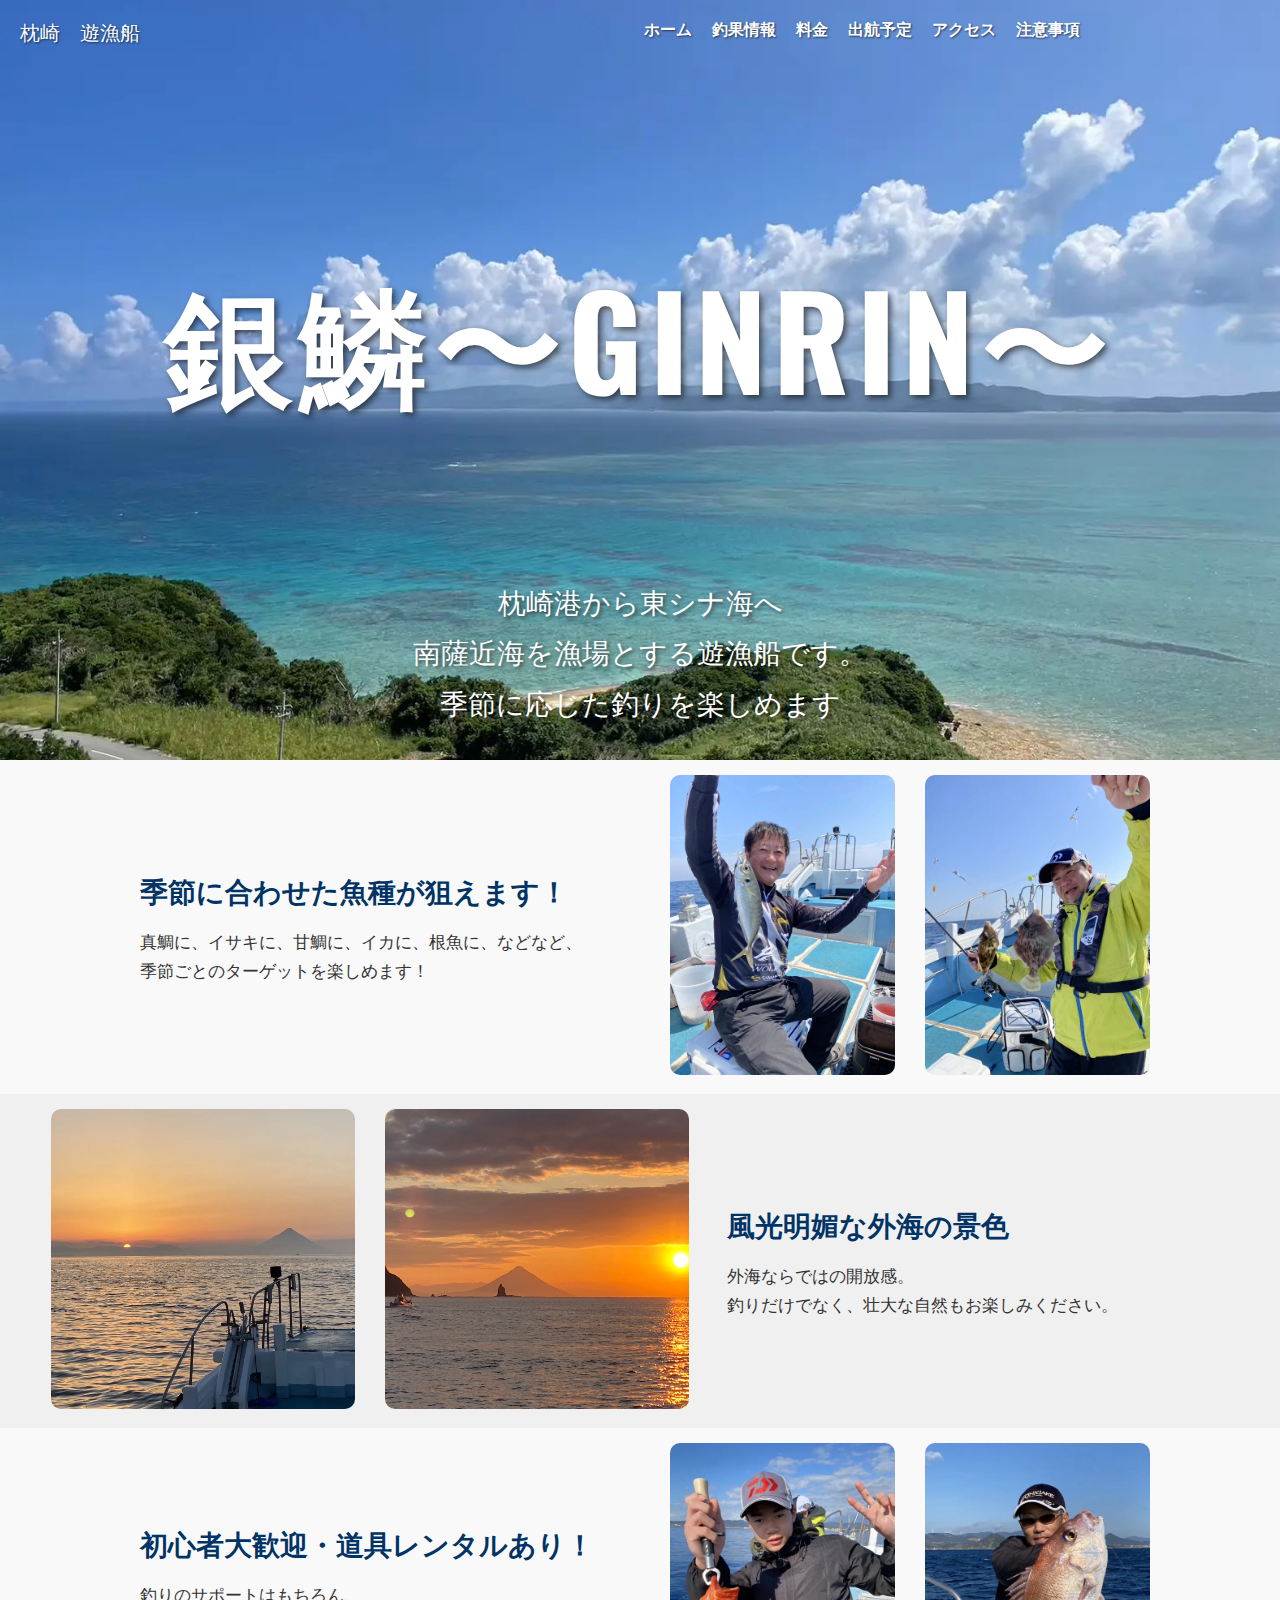
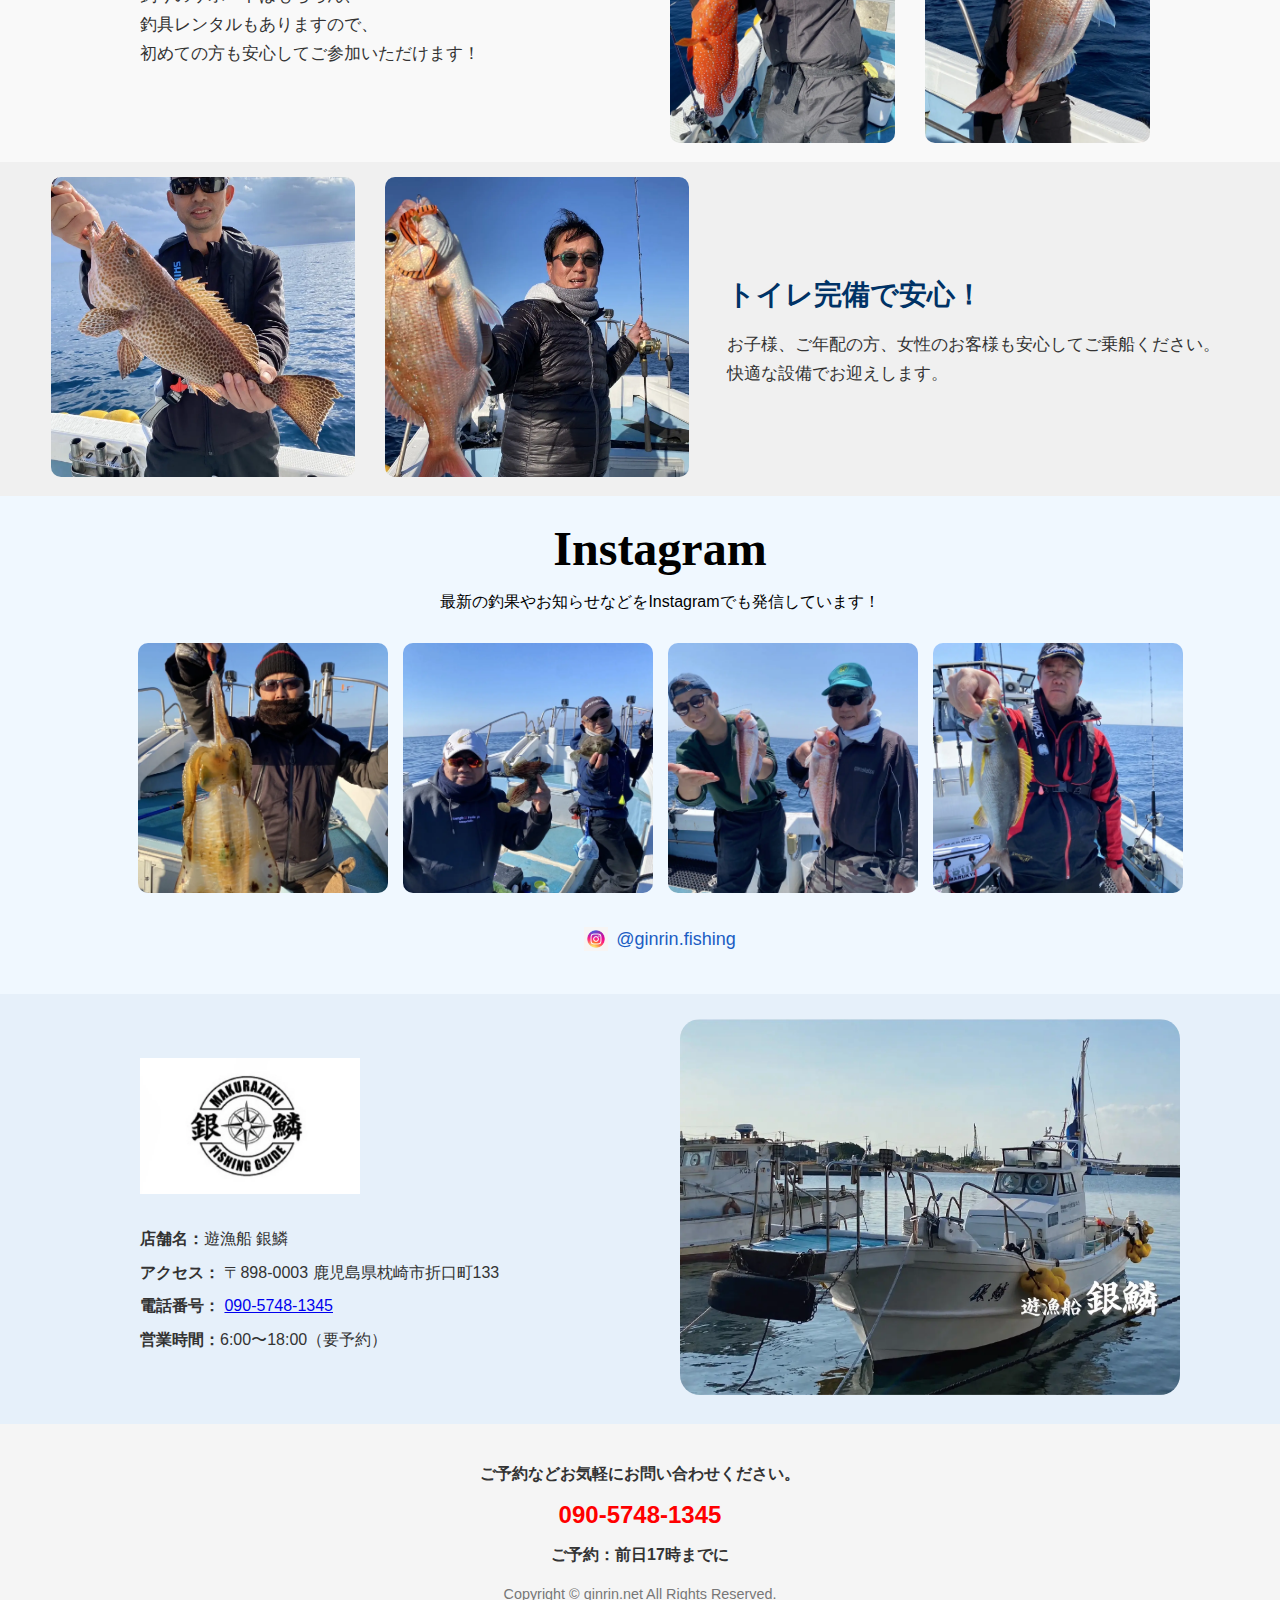
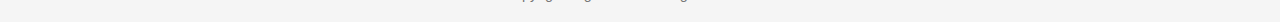
<file: index.html>
<!DOCTYPE html>
<html lang="ja">

<head>
    <meta charset="UTF-8" />
    <meta name="viewport" content="width=device-width, initial-scale=1.0" />
    <title>鹿児島・枕崎の遊漁船「銀鱗」 | 真鯛・イサキ釣りならGINRIN</title>
    <meta name="description"
        content="鹿児島県枕崎港から出航する遊漁船『銀鱗』。真鯛、イサキ、甘鯛、イカなど季節に応じた釣りが楽しめます。初心者・女性も安心の設備とサポートあり！ご予約・お問い合わせはお気軽にどうぞ。">
    <meta name="google-site-verification" content="cgBDJwZV7VLjpthtUUxRY_CXi6j8L3vBaPs5ZN9nEag" />
    <link rel="stylesheet" href="css/style.css" />
    <link href="https://fonts.googleapis.com/css2?family=Oswald:wght@700&display=swap" rel="stylesheet">
    <style>
        body {
            margin: 0;
            font-family: 'Hiragino Kaku Gothic ProN', sans-serif;
            background-color: #f9f9f9;
            color: #333;
        }

        .hero {
            position: relative;
            background: url('images/background.webp') center center/cover no-repeat;
            height: 80vh;
            display: flex;
            flex-direction: column;
            justify-content: center;
            align-items: center;
            color: #000;
            text-align: center;
            padding: 20px;
        }

        .hero .tagline {
            position: absolute;
            top: 20px;
            left: 20px;
            font-size: 20px;
            color: #fff;
            text-shadow: 1px 1px 2px rgba(0, 0, 0, 0.6);
        }

        .hero h1 {
            font-size: clamp(4rem, 10vw, 8rem);
            font-family: 'Oswald', sans-serif;
            font-weight: bold;
            letter-spacing: 0.05em;
            margin: -80px 0 0 0;
            text-shadow: 3px 3px 6px rgba(0, 0, 0, 0.6);
            color: white;
        }

        .hero .description {
            position: absolute;
            bottom: 30px;
            font-size: 28px;
            line-height: 1.8;
            color: white;
            text-shadow: 2px 2px 4px rgba(0, 0, 0, 0.6);
        }

        .section {
            display: flex;
            flex-wrap: wrap;
            align-items: center;
            justify-content: center;
            padding: 5px 20px;
        }

        .section:nth-of-type(even) {
            flex-direction: row-reverse;
            background: #f0f0f0;
        }

        .text-box {
            flex: 1 1 300px;
            max-width: 500px;
            padding: 5px 20px;
        }

        .text-box h2 {
            font-size: 28px;
            margin-bottom: 10px;
            font-weight: bold;
            color: #003366;
        }

        .text-box p {
            font-size: 17px;
            line-height: 1.7;
        }

        /* 画像スライダー用：slide 要素を追加 */


        .image-box.slider {
            display: flex;
            flex-wrap: wrap;
            justify-content: center;
            gap: 10px;
        }

        .image-box.slider .slide {
            flex: 1 1 45%;
            max-width: 45%;
            margin: 10px;
        }

        .image-box.slider .slide img {
            width: 100%;
            height: 300px;
            /* optional */
            object-fit: cover;
            border-radius: 10px;
        }


        .section-wrapper {
            max-width: 900px;
            margin: 0 auto;
            padding: 0 20px;
        }

        .instagram-section {
            background-color: #f0f8ff;
            text-align: center;
            padding: 25px 20px 20px;
        }

        .insta-title {
            font-family: 'Pacifico', cursive;
            font-size: 48px;
            color: black;
            margin: 0 0 10px;
        }

        .insta-description {
            font-size: 16px;
            color: black;
            margin-bottom: 30px;
        }

        .insta-images {
            display: flex;
            flex-wrap: nowrap;
            overflow-x: auto;
            gap: 15px;
            justify-content: center;
            margin-bottom: 30px;
        }

        .insta-images img {
            width: 250px;
            height: 250px;
            object-fit: cover;
            border-radius: 10px;
        }

        .insta-link {
            font-size: 18px;
            color: #005bbb;
            display: flex;
            align-items: center;
            justify-content: center;
            gap: 10px;
        }

        .insta-link a {
            display: inline-flex;
            align-items: center;
            text-decoration: none;
            color: #1a5dc3;
            font-weight: 500;
        }

        .insta-link img {
            width: 24px;
            height: 24px;
            margin-right: 8px;
        }

        .insta-icon {
            width: 24px;
            height: 24px;
        }

        .shop-info {
            background-color: #e6f0fa;
            padding: 30px 20px;
            width: 100%;
        }

        .shop-info-inner {
            display: flex;
            flex-wrap: wrap;
            gap: 40px;
            justify-content: center;
            align-items: center;
            max-width: 1200px;
            margin: 0 auto;
            padding: 0 20px;
        }

        .shop-left {
            max-width: 500px;
            text-align: left;
            width: 45%;
        }

        .shop-logo {
            width: 220px;
            margin-bottom: 20px;
        }

        .shop-details p {
            font-size: 16px;
            margin: 8px 0;
            line-height: 1.6;
        }

        .shop-right {
            max-width: 500px;
            width: 45%;
        }

        .shop-photo {
            width: 100%;
            max-width: 100%;
            border-radius: 20px;
            object-fit: cover;
        }

        @media (max-width: 767px) {

            /* スライダー全体を２カラム化 */
            .image-box.slider {
                flex-wrap: wrap;
                /* ラップさせる */
                justify-content: space-between;
            }

            /* 各スライド幅を48%に */
            .image-box.slider .slide {
                flex: 0 0 48%;
                max-width: 48%;
                margin: 0 0 10px;
                /* 下マージンだけ */
            }
        }

        @media (max-width: 767px) {
            .hero h1 {
                /* スマホでは最小1.5rem、理想は画面幅の8vw、最大でも6remまで */
                font-size: clamp(2.5rem, 12vw, 8rem);
                /* 行間をちょっと詰めて */
                letter-spacing: 0.02em;
                /* 上余白も少し減らして */
                margin: -60px 0 0;
            }

            .hero .description {
                /* 説明文も少し小さく */
                font-size: 1.4rem;
                bottom: 20px;
                line-height: 1.5;
            }
        }

        @media (max-width: 767px) {
            .hero {
                /* スマホでは背景の高さを画面の50%に */
                height: 40vh;
                /* 好きな位置を見せたいなら調整 */
                background-position: top center;
            }
        }

        @media (max-width: 767px) {

            /*— 横スクロール止め（応急） —*/
            html,
            body {
                overflow-x: hidden;
            }

            /*— shop-info のはみ出し対策 —*/
            .shop-info {
                /* padding を内包させる */
                box-sizing: border-box;
                /* 100% 幅を解除すると padding 分だけはみ出さない */
                width: auto;
                /* 既存の padding はそのまま */
                padding: 30px 20px;
            }

            /*— Instagram セクションの横スクロールを内部だけに —*/
            .insta-images {
                /* section-wrapper の幅に合わせる */
                width: 100%;
                max-width: 100%;
                /* 内部だけで横スクロール */
                overflow-x: auto;
            }
        }

        @media (max-width: 767px) {

            /* ——— テキスト切れを防ぐ ——— */
            .instagram-section .section-wrapper {
                /* 両端に余白を作ってテキストが見切れないように */
                padding: 0 16px;
            }

            .insta-description {
                /* 折り返し・改行を自然に */
                white-space: normal !important;
                overflow: visible !important;
                word-break: break-word;
                line-height: 1.6;
                margin-bottom: 20px;
            }

            /* ——— 画像を４枚すべてスクロールできるように ——— */
            .insta-images {
                /* 親要素での横スクロール */
                overflow-x: auto;
                -webkit-overflow-scrolling: touch;
                flex-wrap: nowrap !important;
                /* 折り返し禁止 */
                justify-content: flex-start;
                /* 左詰めに */
                padding-bottom: 10px;
                /* 下の余白 */
            }

            .insta-images>a {
                /* ひとつひとつを横並び固定幅に */
                flex: 0 0 auto !important;
                scroll-snap-align: start;
                /* スナップスクロールOK */
            }

            .insta-images {
                scroll-snap-type: x mandatory;
                /* タッチでひとつずつスナップ */
            }

            /* ——— ハンドル部分も改行させずにスクロール可能に ——— */
            .insta-link {
                white-space: nowrap;
                overflow-x: auto;
            }
        }

        /* デフォルトでは非表示 */
        .notice-mobile {
            display: none;
            padding: 20px 20px 10px;
            margin-top: 0px;
        }

        .notice-title {
            font-size: 24px;
            color: #d35400;
            margin-bottom: 10px;
        }

        .notice-list {
            list-style-type: disc;
            padding-left: 20px;
        }

        .notice-list li {
            margin-bottom: 10px;
            font-size: 16px;
            line-height: 1.6;
        }

        /* スマホでのみ表示 */
        @media screen and (max-width: 768px) {
            .notice-mobile {
                display: block;
            }

            /* スマホナビから「注意事項」リンクを非表示にする場合 */
            .bottom-nav a[href="notice.html"] {
                display: none;
            }
        }


        @media (max-width: 767px) {

            /* Instagram セクション全体の wrapper はそのまま */
            .instagram-section .section-wrapper {
                padding: 0 16px;
                /* 左16px／右16px */
                box-sizing: border-box;
            }

            /* 画像コンテナだけ左右を個別調整 */
            .insta-images {
                box-sizing: border-box;
                overflow-x: auto;
                display: flex;
                flex-wrap: nowrap;
                gap: 10px;
                -webkit-overflow-scrolling: touch;
            }

            /* ハンドル部分も同様に右だけ余白 */
            .insta-link {
                box-sizing: border-box;
                white-space: nowrap;
                overflow-x: auto;
            }
        }

        @media (max-width: 767px) {
            .instagram-section {
                padding: 25px 0 20px;
                /* 横パディングを 0 に */
            }

            .instagram-section .section-wrapper {
                padding: 0 16px;
                /* ここのみで左右余白を管理 */
            }

            .instagram-section .insta-images,
            .instagram-section .insta-link {
                padding: 0;
                /* 追加のパディングは不要に */
            }
        }
    </style>
</head>

<body class="home">
    <div id="site-nav"></div>

    <!-- Hero セクション -->
    <div class="hero">
        <div class="tagline">枕崎　遊漁船</div>
        <h1>銀鱗〜GINRIN〜</h1>
        <div class="description">
            枕崎港から東シナ海へ<br />
            南薩近海を漁場とする遊漁船です。<br />
            季節に応じた釣りを楽しめます
        </div>
    </div>

    <!-- “季節に合わせた魚種” セクション -->
    <div class="section">
        <div class="text-box">
            <h2>季節に合わせた魚種が狙えます！</h2>
            <p>真鯛に、イサキに、甘鯛に、イカに、根魚に、などなど、<br />季節ごとのターゲットを楽しめます！</p>
        </div>
        <div class="image-box slider">
            <div class="slide">
                <img src="images/fish1.webp" alt="魚種写真1">
            </div>
            <div class="slide">
                <img src="images/fish2.webp" alt="魚種写真2">
            </div>
        </div>
    </div>

    <!-- “風光明媚な外海の景色” セクション -->
    <div class="section">
        <div class="text-box">
            <h2>風光明媚な外海の景色</h2>
            <p>外海ならではの開放感。<br />釣りだけでなく、壮大な自然もお楽しみください。</p>
        </div>
        <div class="image-box slider">
            <div class="slide">
                <img src="images/fish3.webp" alt="景色写真1">
            </div>
            <div class="slide">
                <img src="images/fish4.webp" alt="景色写真2">
            </div>
        </div>
    </div>

    <!-- “初心者大歓迎・道具レンタルあり！” セクション -->
    <div class="section">
        <div class="text-box">
            <h2>初心者大歓迎・道具レンタルあり！</h2>
            <p>釣りのサポートはもちろん、<br />釣具レンタルもありますので、<br />初めての方も安心してご参加いただけます！</p>
        </div>
        <div class="image-box slider">
            <div class="slide">
                <img src="images/fish5.webp" alt="初心者写真1">
            </div>
            <div class="slide">
                <img src="images/fish6.webp" alt="初心者写真2">
            </div>
        </div>
    </div>

    <!-- “トイレ完備で安心！” セクション -->
    <div class="section">
        <div class="text-box">
            <h2>トイレ完備で安心！</h2>
            <p>お子様、ご年配の方、女性のお客様も安心してご乗船ください。<br />快適な設備でお迎えします。</p>
        </div>
        <div class="image-box slider">
            <div class="slide">
                <img src="images/fish7.webp" alt="設備写真1">
            </div>
            <div class="slide">
                <img src="images/fish8.webp" alt="設備写真2">
            </div>
        </div>
    </div>

    <!-- Instagram セクション -->
    <section class="instagram-section">
        <div class="section-wrapper">
            <h2 class="insta-title">Instagram</h2>
            <p class="insta-description">
                最新の釣果やお知らせなどをInstagramでも発信しています！
            </p>
            <div class="insta-images">
                <a href="https://www.instagram.com/yamasakitakehito/" target="_blank">
                    <img src="images/insta1.webp" alt="インスタ写真1">
                </a>
                <a href="https://www.instagram.com/yamasakitakehito/" target="_blank">
                    <img src="images/insta2.webp" alt="インスタ写真2">
                </a>
                <a href="https://www.instagram.com/yamasakitakehito/" target="_blank">
                    <img src="images/insta3.webp" alt="インスタ写真3">
                </a>
                <a href="https://www.instagram.com/yamasakitakehito/" target="_blank">
                    <img src="images/insta4.webp" alt="インスタ写真4">
                </a>
            </div>
            <p class="insta-link">
                <a href="https://www.instagram.com/yamasakitakehito/" target="_blank">
                    <img src="images/instagram-icon.webp" alt="Instagram" class="insta-icon" />
                    @ginrin.fishing
                </a>
            </p>
        </div>
    </section>

    <section class="shop-info">
        <div class="section-wrapper shop-info-inner">
            <div class="shop-left">
                <img src="images/default.webp" alt="ショップロゴ" class="shop-logo">
                <div class="shop-details">
                    <p><strong>店舗名：</strong>遊漁船 銀鱗</p>
                    <p>
                        <strong>アクセス：</strong>
                        <!-- 郵便番号だけ改行禁止 -->
                        <span class="no-wrap">〒898-0003</span>
                        <!-- ここから先は普通に折り返す -->
                        鹿児島県枕崎市折口町133
                    </p>
                    <p>
                        <strong>電話番号：</strong>
                        <!-- 電話番号全体を改行禁止 -->
                        <span class="no-wrap">
                            <a href="tel:09057481345">090-5748-1345</a>
                        </span>
                    </p>
                    <p><strong>営業時間：</strong>6:00〜18:00（要予約）</p>
                </div>
            </div>
            <div class="shop-right">
                <img src="images/ginrin.webp" alt="店舗外観" class="shop-photo">
            </div>
        </div>
    </section>

    <!-- スマホ専用の注意事項セクション -->
    <section class="notice-mobile">
        <div class="section-wrapper">
            <h2 class="notice-title">注意事項</h2>
            <ul class="notice-list">
                <li>救命胴衣は、必ず着用してください。（お持ちでない場合は、事前に船長にお伝えください。）</li>
                <li>船の走行中は、むやみに動き回らないでください。</li>
                <li>天候、その他船長の判断により、出航の中止や時間前の帰港となる場合がありますので、ご了承ください。</li>
                <li>ゴミは、海に捨てたり、船に放置したりせず、お持ち帰りください。</li>
                <li>ルール、マナーを守って、釣りを楽しむと共に、水産資源の保護と漁場の保全にご協力ください。</li>
            </ul>
        </div>
    </section>




    <div id="site-footer"></div>

    <script>
        fetch("nav.html")
            .then(res => res.text())
            .then(html => {
                document.getElementById("site-nav").innerHTML = html;
            });

        fetch("footer.html")
            .then(res => res.text())
            .then(html => {
                document.getElementById("site-footer").innerHTML = html;
            });
    </script>
</body>

</html>
</file>
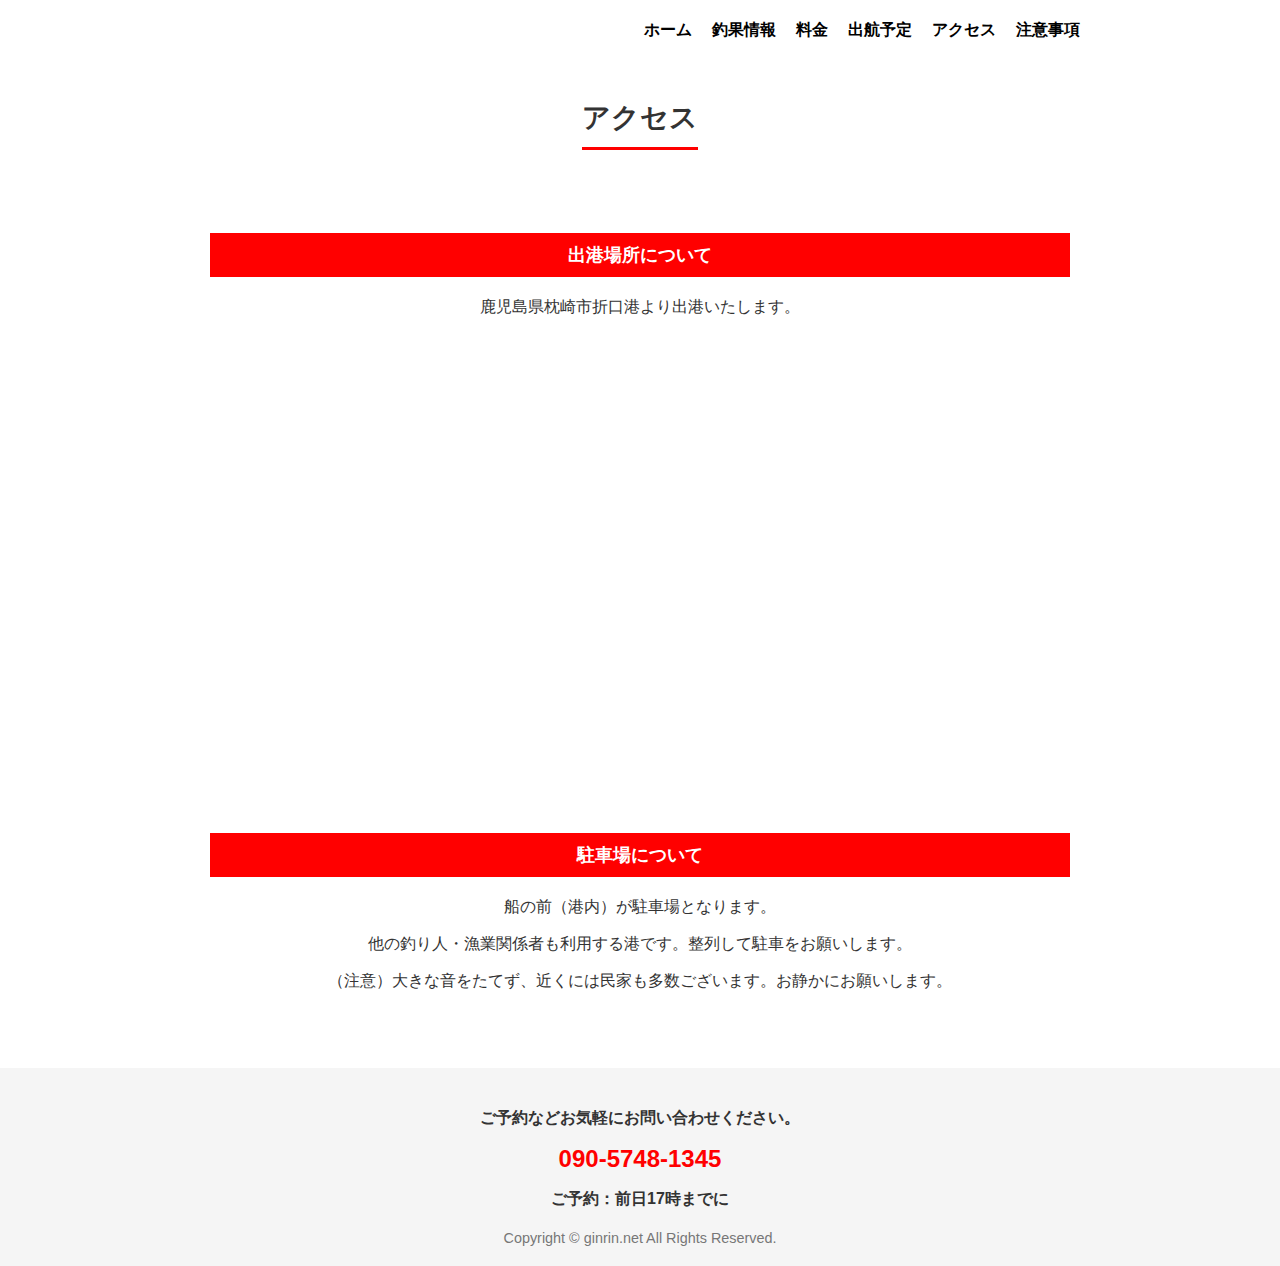
<file: access.html>
<!DOCTYPE html>
<html lang="ja">

<head>
    <meta charset="UTF-8" />
    <meta name="viewport" content="width=device-width, initial-scale=1.0" />
    <title>アクセス | GINRIN</title>
    <link rel="stylesheet" href="css/style.css" />
    <style>
        .access-section {
            max-width: 900px;
            margin: 40px auto;
            padding: 0 20px;
        }

        .map-container iframe {
            width: 100%;
            height: 400px;
            border: 0;
            border-radius: 6px;
            margin-bottom: 40px;
        }

        .blue-box {
            background-color: #0077cc;
            color: white;
            padding: 10px;
            font-size: 18px;
            margin: 0 0 20px;
        }
    </style>
</head>

<body>
    <!-- ナビゲーション -->
    <div id="site-nav"></div>

    <!-- ページタイトル -->
    <main class="access-section">
        <div class="subpage-title-wrapper">
            <h1 class="subpage-title">アクセス</h1>
        </div>

        <!-- 出港場所 -->
        <section>
            <h2 class="red-box">出港場所について</h2>
            <p>鹿児島県枕崎市折口港より出港いたします。</p>
            <div class="map-container">
                <iframe
                    src="https://www.google.com/maps/embed?pb=!1m18!1m12!1m3!1d852.5725879686127!2d130.29485106961573!3d31.268062898395666!2m3!1f0!2f0!3f0!3m2!1i1024!2i768!4f13.1!3m3!1m2!1s0x353de75cdb1448e3%3A0x2f414fa57a692625!2z6YGK5ryB6Ii5IOmKgOmxlw!5e0!3m2!1sen!2sjp!4v1745303323406!5m2!1sen!2sjp"
                    allowfullscreen="" loading="lazy" referrerpolicy="no-referrer-when-downgrade">
                </iframe>
            </div>
        </section>

        <!-- 駐車場案内 -->
        <section>
            <h2 class="red-box">駐車場について</h2>
            <p>船の前（港内）が駐車場となります。</p>
            <p>他の釣り人・漁業関係者も利用する港です。整列して駐車をお願いします。</p>
            <p>（注意）大きな音をたてず、近くには民家も多数ございます。お静かにお願いします。</p>
        </section>
    </main>

    <!-- フッター -->
    <div id="site-footer"></div>

    <!-- スクリプト -->
    <script>
        fetch('nav.html')
            .then(res => res.text())
            .then(html => {
                document.getElementById('site-nav').innerHTML = html;
            });

        fetch('footer.html')
            .then(res => res.text())
            .then(html => {
                document.getElementById('site-footer').innerHTML = html;
            });
    </script>
</body>

</html>
</file>
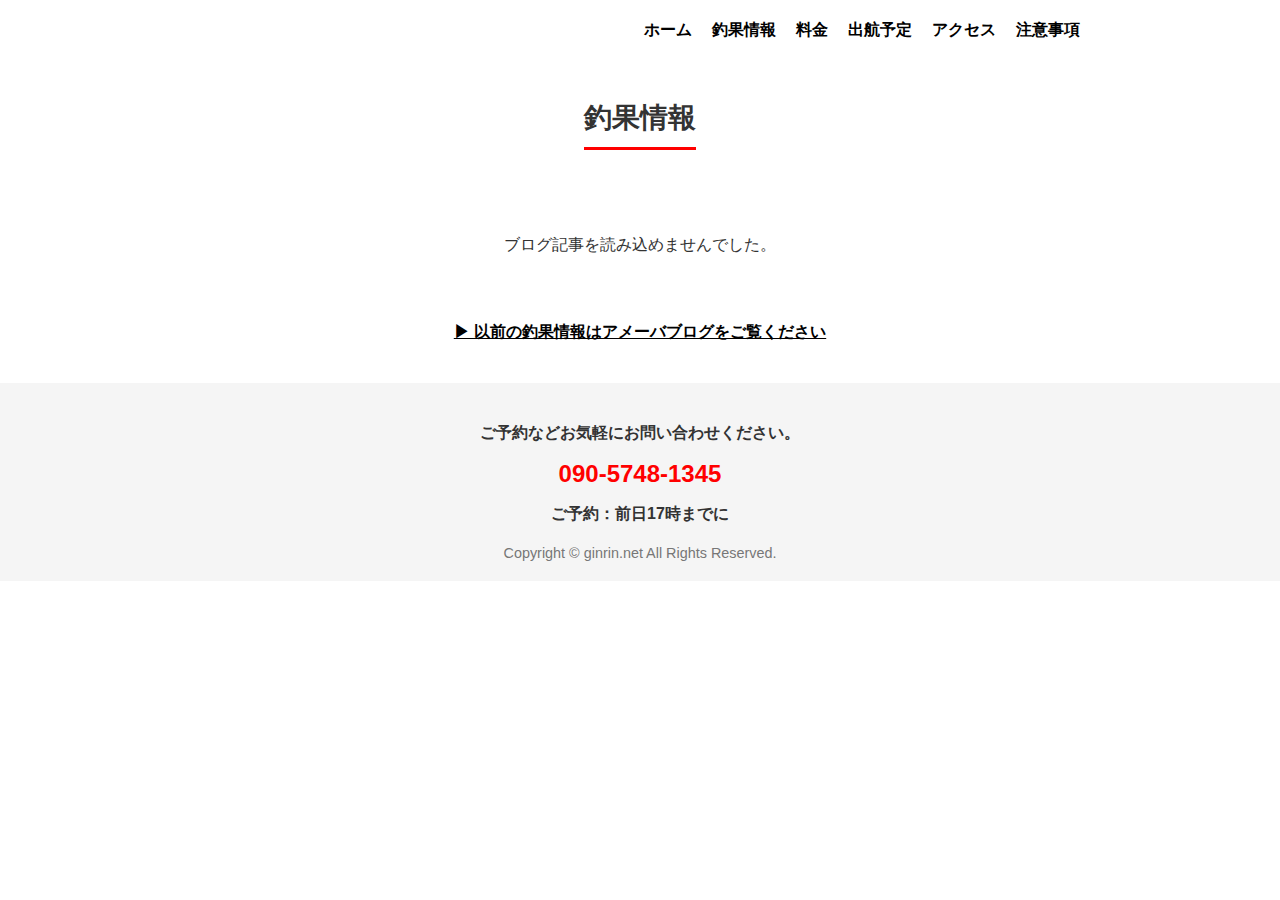
<file: fishing.html>
<!DOCTYPE html>
<html lang="ja">

<head>
    <meta charset="UTF-8" />
    <title>釣果情報 | 鹿児島・枕崎の遊漁船「銀鱗」</title>
    <meta name="viewport" content="width=device-width, initial-scale=1.0" />
    <link rel="stylesheet" href="css/style.css" />
    <style>
        .fishing-section {
            max-width: 900px;
            margin: 40px auto;
            padding: 0 20px;
        }

        .blog-list {
            display: flex;
            flex-direction: column;
            gap: 20px;
            margin-top: 30px;
        }

        .blog-item {
            display: flex;
            gap: 15px;
            border-bottom: 1px solid #ccc;
            padding-bottom: 10px;
        }

        .blog-item img {
            width: 120px;
            height: 90px;
            object-fit: cover;
            border-radius: 4px;
        }

        .blog-item a {
            text-decoration: none;
            color: #333;
        }

        .blog-item a:hover {
            text-decoration: underline;
        }

        .blog-item h3 {
            margin: 0;
            font-size: 18px;
        }

        .blog-item p {
            font-size: 14px;
            color: #666;
        }
    </style>
</head>

<body>
    <div id="site-nav"></div>

    <main class="fishing-section">
        <div class="subpage-title-wrapper">
            <h1 class="subpage-title">釣果情報</h1>
        </div>

        <section class="blog-list" id="blogList">
            <p>読み込み中...</p>
        </section>

        <div class="ameba-link">
            <p style="text-align:center; margin-top: 30px;">
                <a href="https://www.ameba.jp/profile/general/ginrin-2025/" target="_blank"
                    style="color: #000; font-weight: bold;">
                    ▶ 以前の釣果情報はアメーバブログをご覧ください
                </a>
            </p>
        </div>

    </main>

    <div id="site-footer"></div>

    <!-- 共通ファイル読み込み -->
    <script>
        fetch('nav.html')
            .then(res => res.text())
            .then(html => {
                document.getElementById('site-nav').innerHTML = html;
            });

        fetch('footer.html')
            .then(res => res.text())
            .then(html => {
                document.getElementById('site-footer').innerHTML = html;
            });
    </script>

    <!-- RSS取得 -->
    <script>
        fetch('https://api.rss2json.com/v1/api.json?rss_url=https://rssblog.ameba.jp/ginrin-2025/rss20.xml')
            .then(response => response.json())
            .then(data => {
                const blogList = document.getElementById('blogList');
                blogList.innerHTML = '';
                data.items.slice(0, 5).forEach(item => {
                    const blogItem = document.createElement('div');
                    blogItem.className = 'blog-item';
                    blogItem.innerHTML = `
            <a href="${item.link}" target="_blank">
              <img src="${item.thumbnail}" onerror="this.onerror=null;this.src='images/default.webp';" alt="サムネイル">
            </a>
            <div>
              <a href="${item.link}" target="_blank">
                <h3>${item.title}</h3>
              </a>
              <p>${new Date(item.pubDate).toLocaleDateString()}</p>
            </div>
          `;
                    blogList.appendChild(blogItem);
                });
            })
            .catch(err => {
                document.getElementById('blogList').innerHTML = '<p>ブログ記事を読み込めませんでした。</p>';
                console.error(err);
            });
    </script>
</body>

</html>
</file>
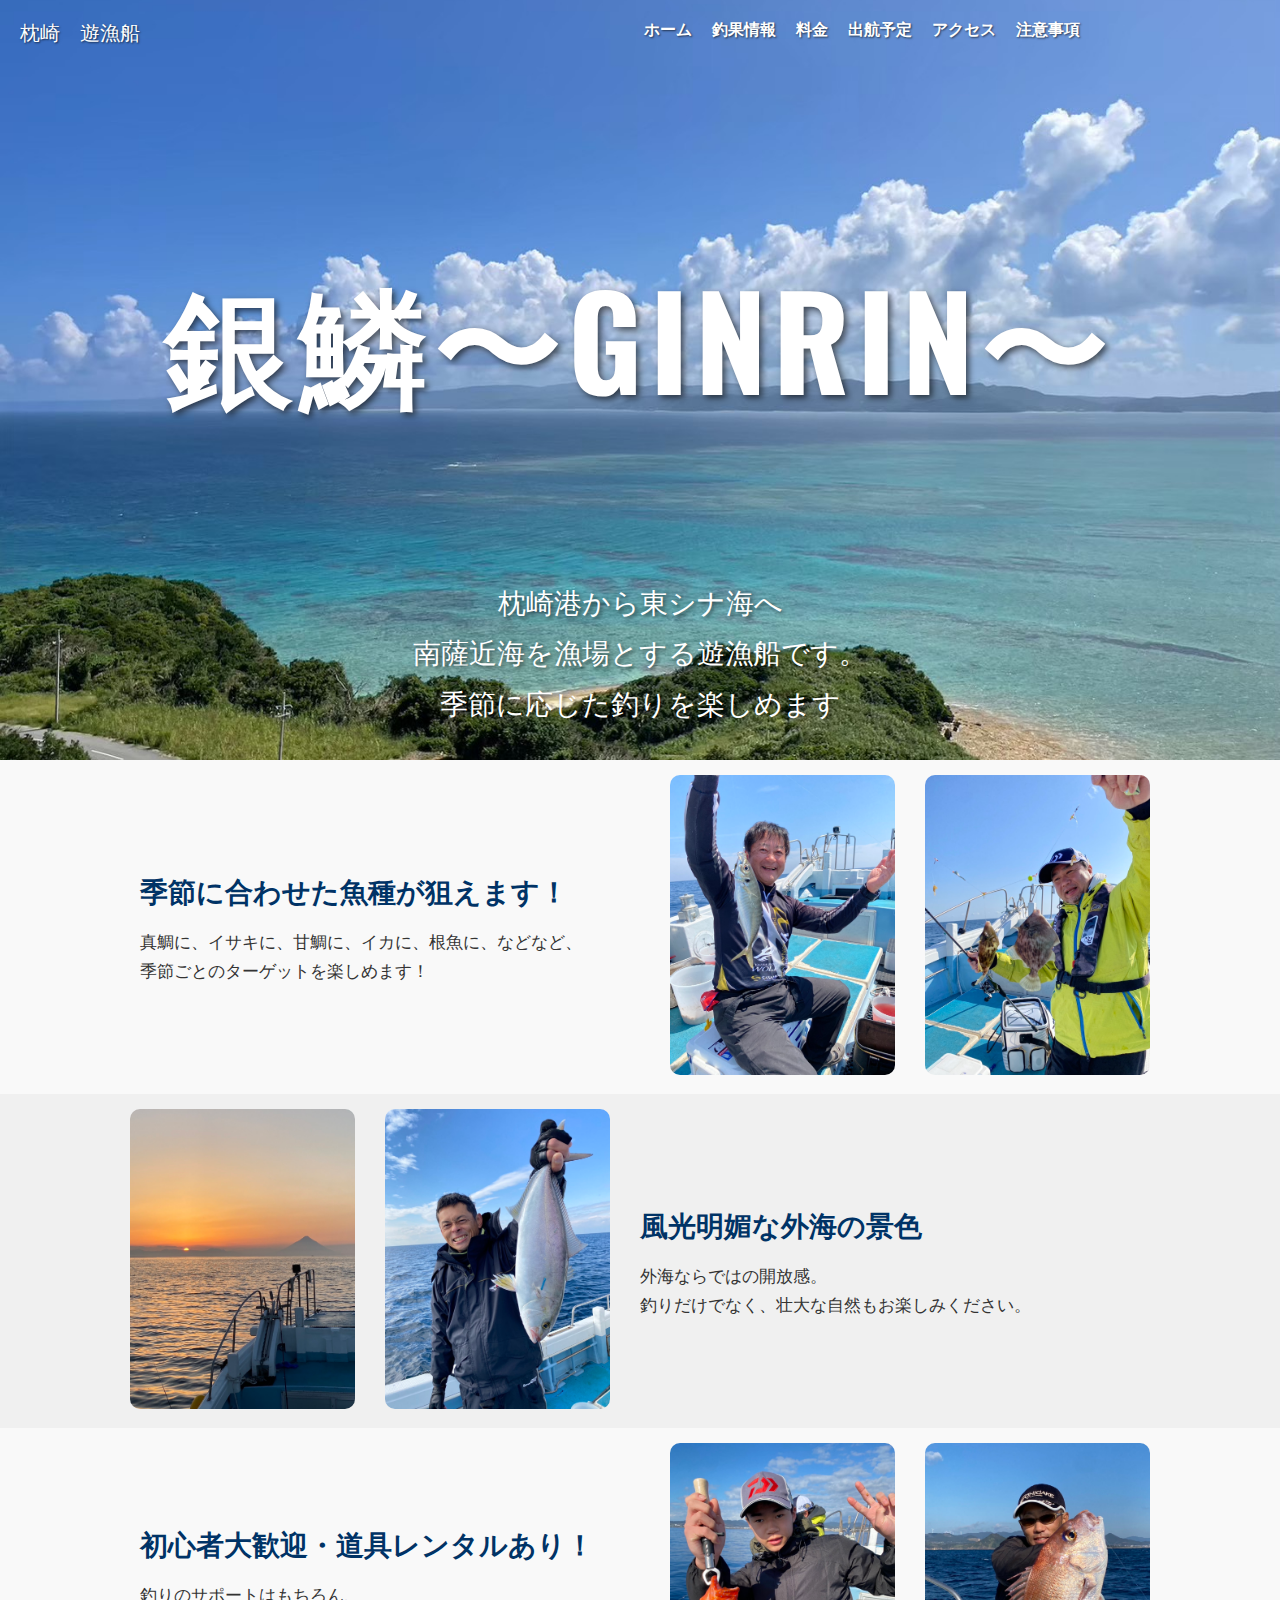
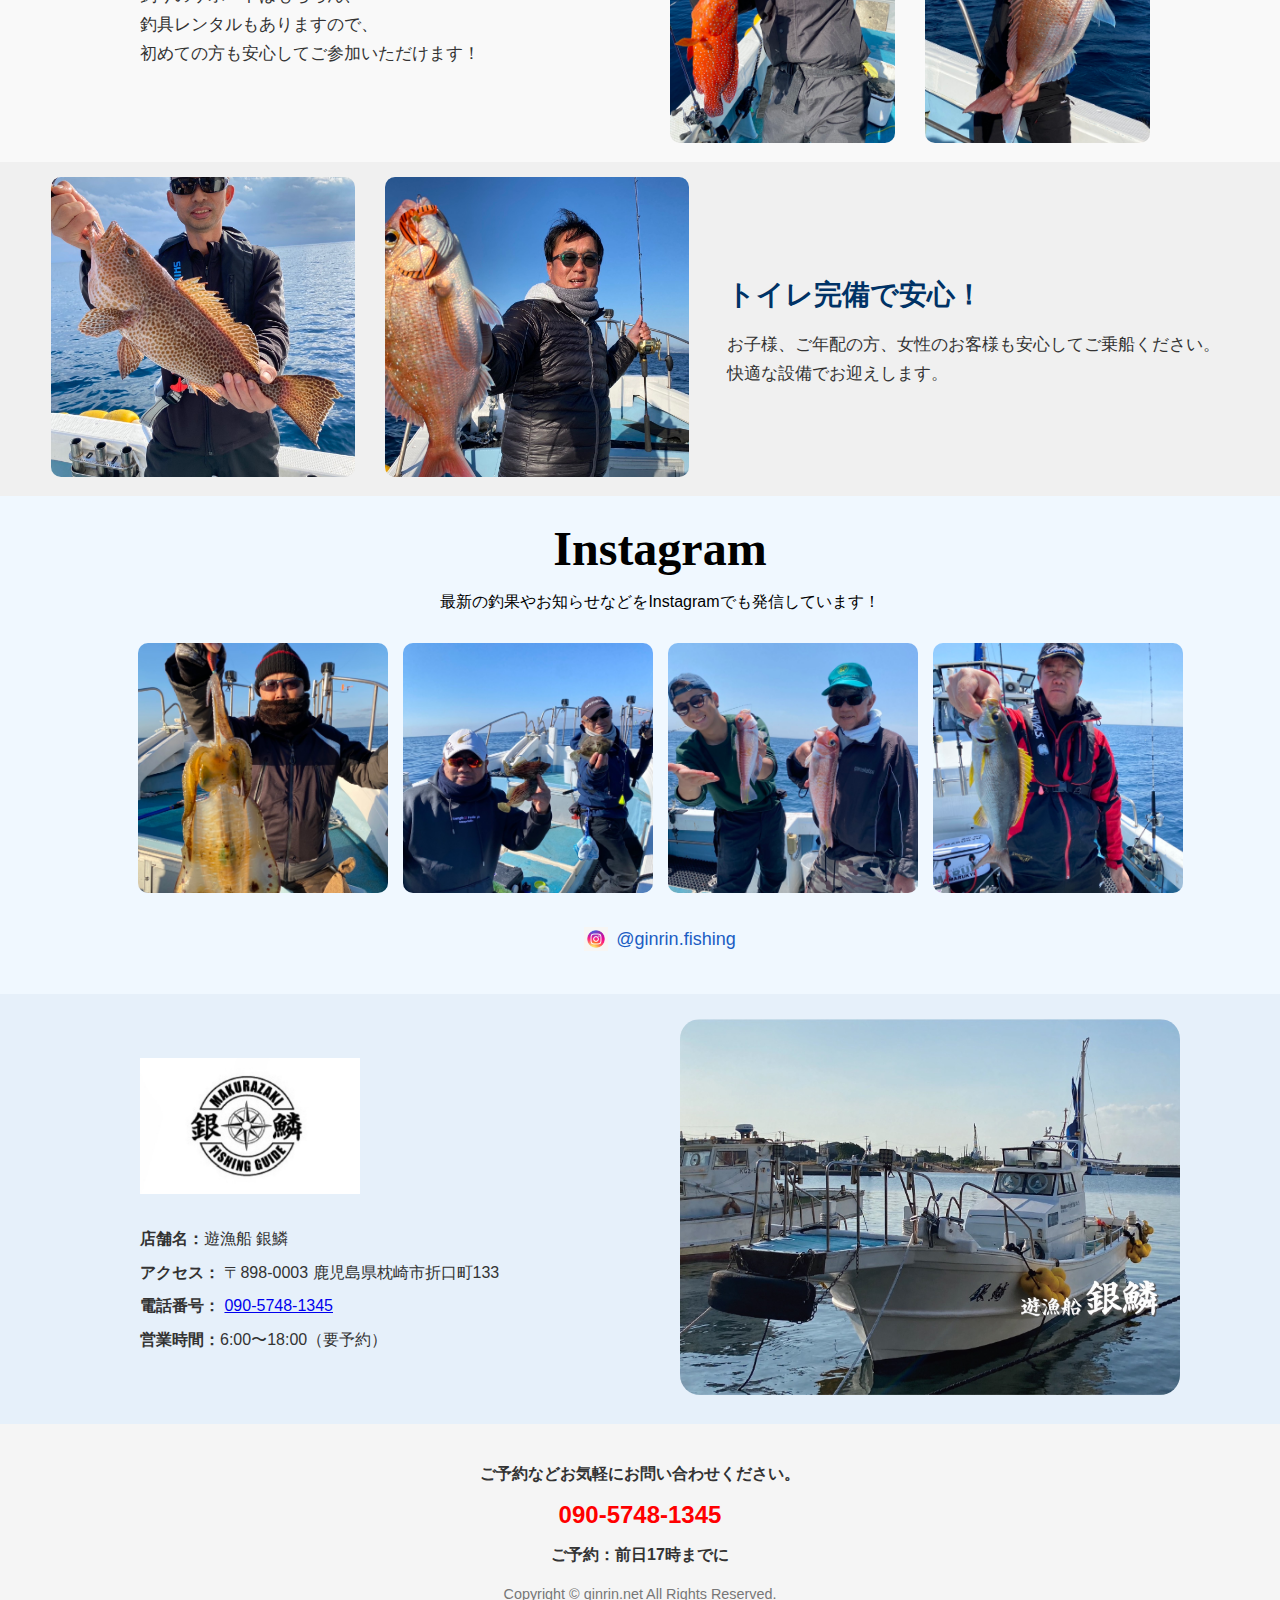
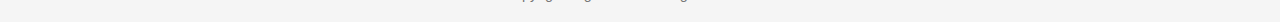
<file: home.html>
<!DOCTYPE html>
<html lang="ja">

<head>
    <meta charset="UTF-8" />
    <meta name="viewport" content="width=device-width, initial-scale=1.0" />
    <title>ホーム | GINRIN</title>
    <link rel="stylesheet" href="css/style.css" />
    <link href="https://fonts.googleapis.com/css2?family=Oswald:wght@700&display=swap" rel="stylesheet">
    <style>
        body {
            margin: 0;
            font-family: 'Hiragino Kaku Gothic ProN', sans-serif;
            background-color: #f9f9f9;
            color: #333;
        }

        .hero {
            position: relative;
            background: url('images/background.jpg') center center/cover no-repeat;
            height: 80vh;
            display: flex;
            flex-direction: column;
            justify-content: center;
            align-items: center;
            color: #000;
            text-align: center;
            padding: 20px;
        }

        .hero .tagline {
            position: absolute;
            top: 20px;
            left: 20px;
            font-size: 20px;
            color: #fff;
            text-shadow: 1px 1px 2px rgba(0, 0, 0, 0.6);
        }

        .hero h1 {
            font-size: clamp(4rem, 10vw, 8rem);
            font-family: 'Oswald', sans-serif;
            font-weight: bold;
            letter-spacing: 0.05em;
            margin: -80px 0 0 0;
            text-shadow: 3px 3px 6px rgba(0, 0, 0, 0.6);
            color: white;
        }

        .hero .description {
            position: absolute;
            bottom: 30px;
            font-size: 28px;
            line-height: 1.8;
            color: white;
            text-shadow: 2px 2px 4px rgba(0, 0, 0, 0.6);
        }

        .section {
            display: flex;
            flex-wrap: wrap;
            align-items: center;
            justify-content: center;
            padding: 5px 20px;
        }

        .section:nth-of-type(even) {
            flex-direction: row-reverse;
            background: #f0f0f0;
        }

        .text-box {
            flex: 1 1 300px;
            max-width: 500px;
            padding: 5px 20px;
        }

        .text-box h2 {
            font-size: 28px;
            margin-bottom: 10px;
            font-weight: bold;
            color: #003366;
        }

        .text-box p {
            font-size: 17px;
            line-height: 1.7;
        }

        /* 画像スライダー用：slide 要素を追加 */


        .image-box.slider {
            display: flex;
            flex-wrap: wrap;
            justify-content: center;
            gap: 10px;
        }

        .image-box.slider .slide {
            flex: 1 1 45%;
            max-width: 45%;
            margin: 10px;
        }

        .image-box.slider .slide img {
            width: 100%;
            height: 300px;
            /* optional */
            object-fit: cover;
            border-radius: 10px;
        }


        .section-wrapper {
            max-width: 900px;
            margin: 0 auto;
            padding: 0 20px;
        }

        .instagram-section {
            background-color: #f0f8ff;
            text-align: center;
            padding: 25px 20px 20px;
        }

        .insta-title {
            font-family: 'Pacifico', cursive;
            font-size: 48px;
            color: black;
            margin: 0 0 10px;
        }

        .insta-description {
            font-size: 16px;
            color: black;
            margin-bottom: 30px;
        }

        .insta-images {
            display: flex;
            flex-wrap: nowrap;
            overflow-x: auto;
            gap: 15px;
            justify-content: center;
            margin-bottom: 30px;
        }

        .insta-images img {
            width: 250px;
            height: 250px;
            object-fit: cover;
            border-radius: 10px;
        }

        .insta-link {
            font-size: 18px;
            color: #005bbb;
            display: flex;
            align-items: center;
            justify-content: center;
            gap: 10px;
        }

        .insta-link a {
            display: inline-flex;
            align-items: center;
            text-decoration: none;
            color: #1a5dc3;
            font-weight: 500;
        }

        .insta-link img {
            width: 24px;
            height: 24px;
            margin-right: 8px;
        }

        .insta-icon {
            width: 24px;
            height: 24px;
        }

        .shop-info {
            background-color: #e6f0fa;
            padding: 30px 20px;
            width: 100%;
        }

        .shop-info-inner {
            display: flex;
            flex-wrap: wrap;
            gap: 40px;
            justify-content: center;
            align-items: center;
            max-width: 1200px;
            margin: 0 auto;
            padding: 0 20px;
        }

        .shop-left {
            max-width: 500px;
            text-align: left;
            width: 45%;
        }

        .shop-logo {
            width: 220px;
            margin-bottom: 20px;
        }

        .shop-details p {
            font-size: 16px;
            margin: 8px 0;
            line-height: 1.6;
        }

        .shop-right {
            max-width: 500px;
            width: 45%;
        }

        .shop-photo {
            width: 100%;
            max-width: 100%;
            border-radius: 20px;
            object-fit: cover;
        }

        @media (max-width: 767px) {

            /* スライダー全体を２カラム化 */
            .image-box.slider {
                flex-wrap: wrap;
                /* ラップさせる */
                justify-content: space-between;
            }

            /* 各スライド幅を48%に */
            .image-box.slider .slide {
                flex: 0 0 48%;
                max-width: 48%;
                margin: 0 0 10px;
                /* 下マージンだけ */
            }
        }

        @media (max-width: 767px) {
            .hero h1 {
                /* スマホでは最小1.5rem、理想は画面幅の8vw、最大でも6remまで */
                font-size: clamp(2.5rem, 12vw, 8rem);
                /* 行間をちょっと詰めて */
                letter-spacing: 0.02em;
                /* 上余白も少し減らして */
                margin: -60px 0 0;
            }

            .hero .description {
                /* 説明文も少し小さく */
                font-size: 1.4rem;
                bottom: 20px;
                line-height: 1.5;
            }
        }

        @media (max-width: 767px) {
            .hero {
                /* スマホでは背景の高さを画面の50%に */
                height: 40vh;
                /* 好きな位置を見せたいなら調整 */
                background-position: top center;
            }
        }

        @media (max-width: 767px) {

            /*— 横スクロール止め（応急） —*/
            html,
            body {
                overflow-x: hidden;
            }

            /*— shop-info のはみ出し対策 —*/
            .shop-info {
                /* padding を内包させる */
                box-sizing: border-box;
                /* 100% 幅を解除すると padding 分だけはみ出さない */
                width: auto;
                /* 既存の padding はそのまま */
                padding: 30px 20px;
            }

            /*— Instagram セクションの横スクロールを内部だけに —*/
            .insta-images {
                /* section-wrapper の幅に合わせる */
                width: 100%;
                max-width: 100%;
                /* 内部だけで横スクロール */
                overflow-x: auto;
            }
        }

        @media (max-width: 767px) {

            /* ——— テキスト切れを防ぐ ——— */
            .instagram-section .section-wrapper {
                /* 両端に余白を作ってテキストが見切れないように */
                padding: 0 16px;
            }

            .insta-description {
                /* 折り返し・改行を自然に */
                white-space: normal !important;
                overflow: visible !important;
                word-break: break-word;
                line-height: 1.6;
                margin-bottom: 20px;
            }

            /* ——— 画像を４枚すべてスクロールできるように ——— */
            .insta-images {
                /* 親要素での横スクロール */
                overflow-x: auto;
                -webkit-overflow-scrolling: touch;
                flex-wrap: nowrap !important;
                /* 折り返し禁止 */
                justify-content: flex-start;
                /* 左詰めに */
                padding-bottom: 10px;
                /* 下の余白 */
            }

            .insta-images>a {
                /* ひとつひとつを横並び固定幅に */
                flex: 0 0 auto !important;
                scroll-snap-align: start;
                /* スナップスクロールOK */
            }

            .insta-images {
                scroll-snap-type: x mandatory;
                /* タッチでひとつずつスナップ */
            }

            /* ——— ハンドル部分も改行させずにスクロール可能に ——— */
            .insta-link {
                white-space: nowrap;
                overflow-x: auto;
            }
        }

        @media (max-width: 767px) {

            /* Instagram セクション全体の wrapper はそのまま */
            .instagram-section .section-wrapper {
                padding: 0 16px;
                /* 左16px／右16px */
                box-sizing: border-box;
            }

            /* 画像コンテナだけ左右を個別調整 */
            .insta-images {
                box-sizing: border-box;
                overflow-x: auto;
                display: flex;
                flex-wrap: nowrap;
                gap: 10px;
                -webkit-overflow-scrolling: touch;
            }

            /* ハンドル部分も同様に右だけ余白 */
            .insta-link {
                box-sizing: border-box;
                white-space: nowrap;
                overflow-x: auto;
            }
        }

        @media (max-width: 767px) {
            .instagram-section {
                padding: 25px 0 20px;
                /* 横パディングを 0 に */
            }

            .instagram-section .section-wrapper {
                padding: 0 16px;
                /* ここのみで左右余白を管理 */
            }

            .instagram-section .insta-images,
            .instagram-section .insta-link {
                padding: 0;
                /* 追加のパディングは不要に */
            }
        }
    </style>
</head>

<body class="home">
    <div id="site-nav"></div>

    <!-- Hero セクション -->
    <div class="hero">
        <div class="tagline">枕崎　遊漁船</div>
        <h1>銀鱗〜GINRIN〜</h1>
        <div class="description">
            枕崎港から東シナ海へ<br />
            南薩近海を漁場とする遊漁船です。<br />
            季節に応じた釣りを楽しめます
        </div>
    </div>

    <!-- “季節に合わせた魚種” セクション -->
    <div class="section">
        <div class="text-box">
            <h2>季節に合わせた魚種が狙えます！</h2>
            <p>真鯛に、イサキに、甘鯛に、イカに、根魚に、などなど、<br />季節ごとのターゲットを楽しめます！</p>
        </div>
        <div class="image-box slider">
            <div class="slide">
                <img src="images/fish1.jpg" alt="魚種写真1">
            </div>
            <div class="slide">
                <img src="images/fish2.jpg" alt="魚種写真2">
            </div>
        </div>
    </div>

    <!-- “風光明媚な外海の景色” セクション -->
    <div class="section">
        <div class="text-box">
            <h2>風光明媚な外海の景色</h2>
            <p>外海ならではの開放感。<br />釣りだけでなく、壮大な自然もお楽しみください。</p>
        </div>
        <div class="image-box slider">
            <div class="slide">
                <img src="images/fish3.jpg" alt="景色写真1">
            </div>
            <div class="slide">
                <img src="images/fish4.jpg" alt="景色写真2">
            </div>
        </div>
    </div>

    <!-- “初心者大歓迎・道具レンタルあり！” セクション -->
    <div class="section">
        <div class="text-box">
            <h2>初心者大歓迎・道具レンタルあり！</h2>
            <p>釣りのサポートはもちろん、<br />釣具レンタルもありますので、<br />初めての方も安心してご参加いただけます！</p>
        </div>
        <div class="image-box slider">
            <div class="slide">
                <img src="images/fish5.jpg" alt="初心者写真1">
            </div>
            <div class="slide">
                <img src="images/fish6.jpg" alt="初心者写真2">
            </div>
        </div>
    </div>

    <!-- “トイレ完備で安心！” セクション -->
    <div class="section">
        <div class="text-box">
            <h2>トイレ完備で安心！</h2>
            <p>お子様、ご年配の方、女性のお客様も安心してご乗船ください。<br />快適な設備でお迎えします。</p>
        </div>
        <div class="image-box slider">
            <div class="slide">
                <img src="images/fish7.jpg" alt="設備写真1">
            </div>
            <div class="slide">
                <img src="images/fish8.jpg" alt="設備写真2">
            </div>
        </div>
    </div>

    <!-- Instagram セクション -->
    <section class="instagram-section">
        <div class="section-wrapper">
            <h2 class="insta-title">Instagram</h2>
            <p class="insta-description">
                最新の釣果やお知らせなどをInstagramでも発信しています！
            </p>
            <div class="insta-images">
                <a href="https://www.instagram.com/yamasakitakehito/" target="_blank">
                    <img src="images/insta1.jpg" alt="インスタ写真1">
                </a>
                <a href="https://www.instagram.com/yamasakitakehito/" target="_blank">
                    <img src="images/insta2.jpg" alt="インスタ写真2">
                </a>
                <a href="https://www.instagram.com/yamasakitakehito/" target="_blank">
                    <img src="images/insta3.jpg" alt="インスタ写真3">
                </a>
                <a href="https://www.instagram.com/yamasakitakehito/" target="_blank">
                    <img src="images/insta4.jpg" alt="インスタ写真4">
                </a>
            </div>
            <p class="insta-link">
                <a href="https://www.instagram.com/yamasakitakehito/" target="_blank">
                    <img src="images/instagram-icon.jpg" alt="Instagram" class="insta-icon" />
                    @ginrin.fishing
                </a>
            </p>
        </div>
    </section>

    <section class="shop-info">
        <div class="section-wrapper shop-info-inner">
            <div class="shop-left">
                <img src="images/default.jpeg" alt="ショップロゴ" class="shop-logo">
                <div class="shop-details">
                    <p><strong>店舗名：</strong>遊漁船 銀鱗</p>
                    <p>
                        <strong>アクセス：</strong>
                        <!-- 郵便番号だけ改行禁止 -->
                        <span class="no-wrap">〒898-0003</span>
                        <!-- ここから先は普通に折り返す -->
                        鹿児島県枕崎市折口町133
                    </p>
                    <p>
                        <strong>電話番号：</strong>
                        <!-- 電話番号全体を改行禁止 -->
                        <span class="no-wrap">
                            <a href="tel:09057481345">090-5748-1345</a>
                        </span>
                    </p>
                    <p><strong>営業時間：</strong>6:00〜18:00（要予約）</p>
                </div>
            </div>
            <div class="shop-right">
                <img src="images/ginrin.jpg" alt="店舗外観" class="shop-photo">
            </div>
        </div>
    </section>



    <div id="site-footer"></div>

    <script>
        fetch("nav.html")
            .then(res => res.text())
            .then(html => {
                document.getElementById("site-nav").innerHTML = html;
            });

        fetch("footer.html")
            .then(res => res.text())
            .then(html => {
                document.getElementById("site-footer").innerHTML = html;
            });
    </script>
</body>

</html>
</file>
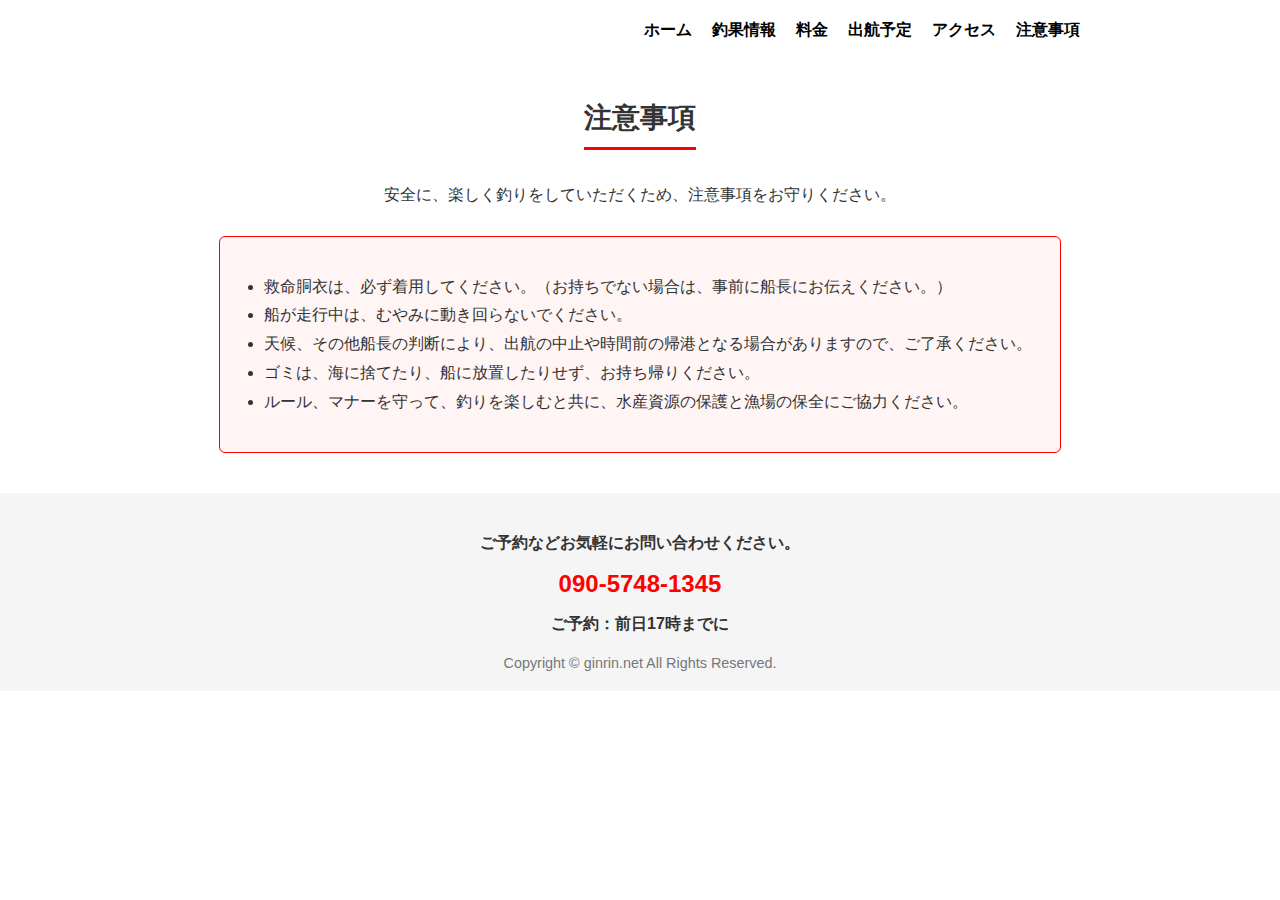
<file: notice.html>
<!DOCTYPE html>
<html lang="ja">

<head>
    <meta charset="UTF-8" />
    <meta name="viewport" content="width=device-width, initial-scale=1.0" />
    <title>注意事項 | GINRIN</title>
    <link rel="stylesheet" href="css/style.css" />
</head>

<body>
    <!-- ナビゲーション -->
    <div id="site-nav"></div>

    <!-- ページタイトル -->
    <div class="subpage-title-wrapper">
        <h1 class="subpage-title">注意事項</h1>
        <p class="notice-sub">安全に、楽しく釣りをしていただくため、注意事項をお守りください。</p>
    </div>

    <!-- 注意事項リスト -->
    <main class="notice-section">
        <div class="notice-list">
            <ul>
                <li>救命胴衣は、必ず着用してください。（お持ちでない場合は、事前に船長にお伝えください。）</li>
                <li>船が走行中は、むやみに動き回らないでください。</li>
                <li>天候、その他船長の判断により、出航の中止や時間前の帰港となる場合がありますので、ご了承ください。</li>
                <li>ゴミは、海に捨てたり、船に放置したりせず、お持ち帰りください。</li>
                <li>ルール、マナーを守って、釣りを楽しむと共に、水産資源の保護と漁場の保全にご協力ください。</li>
            </ul>
        </div>
    </main>

    <!-- フッター -->
    <div id="site-footer"></div>

    <!-- スクリプト（共通） -->
    <script>
        fetch('nav.html').then(res => res.text()).then(html => {
            document.getElementById('site-nav').innerHTML = html;
        });
        fetch('footer.html').then(res => res.text()).then(html => {
            document.getElementById('site-footer').innerHTML = html;
        });
    </script>
</body>

</html>
</file>
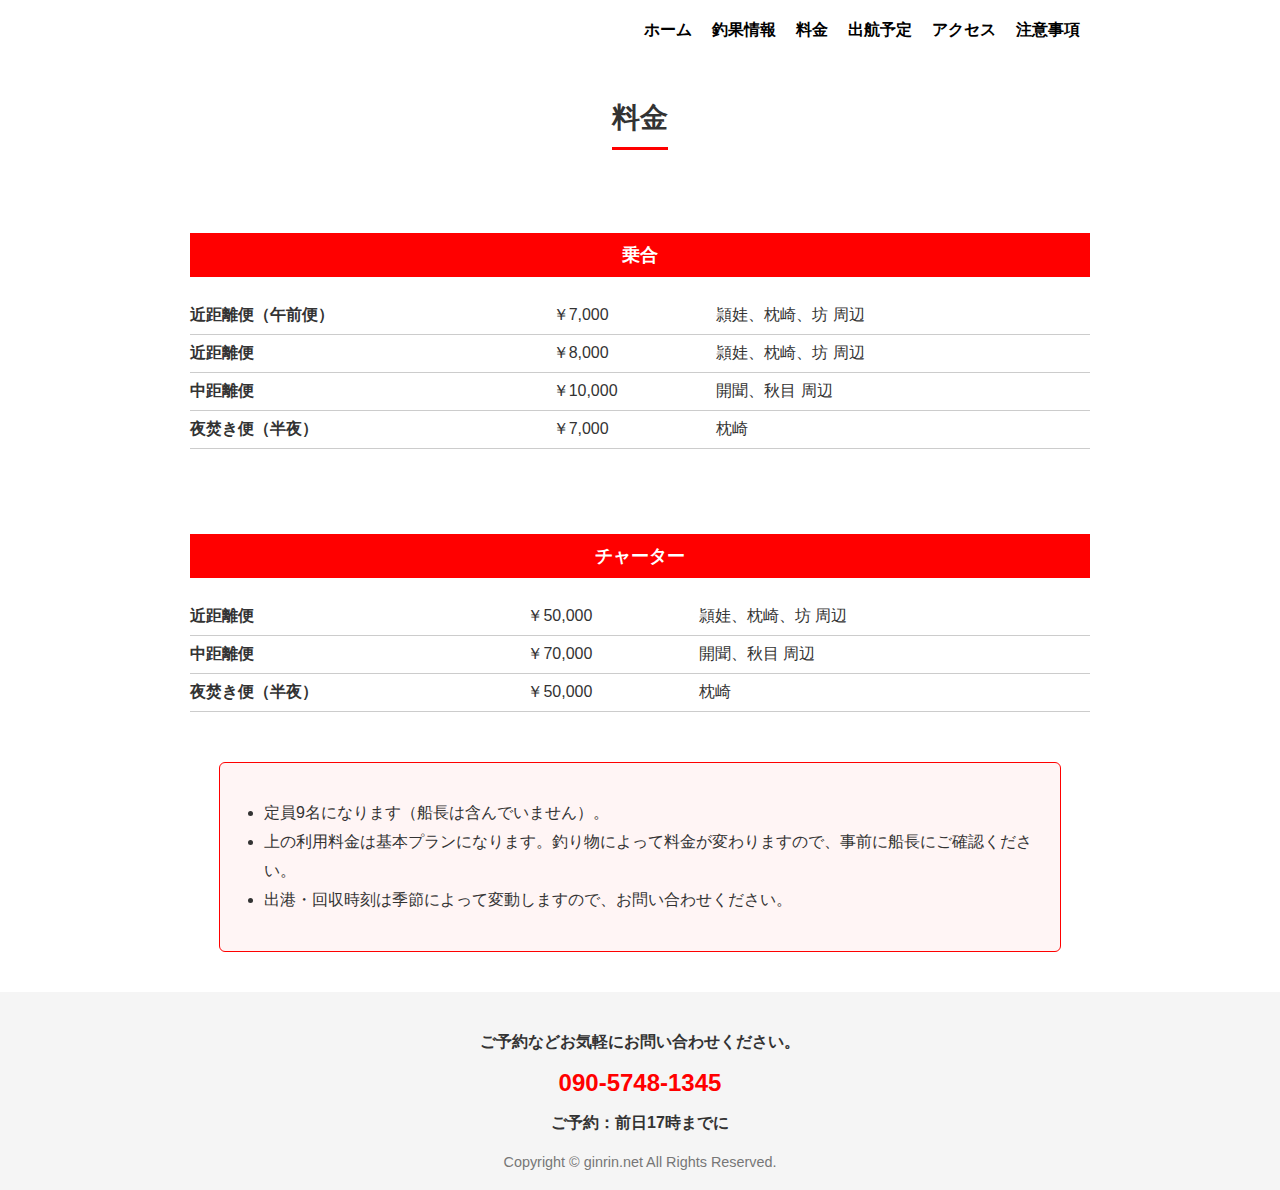
<file: price.html>
<!DOCTYPE html>
<html lang="ja">

<head>
    <meta charset="UTF-8" />
    <meta name="viewport" content="width=device-width, initial-scale=1.0" />
    <title>料金 | 鹿児島・枕崎の遊漁船「銀鱗」</title>
    <link rel="stylesheet" href="css/style.css" />
</head>

<body>
    <!-- ナビゲーション -->
    <div id="site-nav"></div>

    <!-- ページタイトル -->
    <div class="subpage-title-wrapper">
        <h1 class="subpage-title">料金</h1>
    </div>

    <!-- 料金情報 -->
    <main class="price-section">

        <!-- 乗合 -->
        <section class="price-block">
            <h2 class="red-box">乗合</h2>
            <table>
                <tr>
                    <th>近距離便（午前便）</th>
                    <td>￥7,000</td>
                    <td>頴娃、枕崎、坊 周辺</td>
                </tr>
                <tr>
                    <th>近距離便</th>
                    <td>￥8,000</td>
                    <td>頴娃、枕崎、坊 周辺</td>
                </tr>
                <tr>
                    <th>中距離便</th>
                    <td>￥10,000</td>
                    <td>開聞、秋目 周辺</td>
                </tr>
                <tr>
                    <th>夜焚き便（半夜）</th>
                    <td>￥7,000</td>
                    <td>枕崎</td>
                </tr>
            </table>
        </section>

        <!-- チャーター -->
        <section class="price-block">
            <h2 class="red-box">チャーター</h2>
            <table>
                <tr>
                    <th>近距離便</th>
                    <td>￥50,000</td>
                    <td>頴娃、枕崎、坊 周辺</td>
                </tr>
                <tr>
                    <th>中距離便</th>
                    <td>￥70,000</td>
                    <td>開聞、秋目 周辺</td>
                </tr>
                <tr>
                    <th>夜焚き便（半夜）</th>
                    <td>￥50,000</td>
                    <td>枕崎</td>
                </tr>
            </table>
        </section>

        <!-- 注意事項 -->
        <section class="note-box">
            <ul>
                <li>定員9名になります（船長は含んでいません）。</li>
                <li>上の利用料金は基本プランになります。釣り物によって料金が変わりますので、事前に船長にご確認ください。</li>
                <li>出港・回収時刻は季節によって変動しますので、お問い合わせください。</li>
            </ul>
        </section>

    </main>

    <!-- フッター -->
    <div id="site-footer"></div>

    <!-- スクリプト -->
    <script>
        fetch('nav.html').then(res => res.text()).then(html => {
            document.getElementById('site-nav').innerHTML = html;
        });
        fetch('footer.html').then(res => res.text()).then(html => {
            document.getElementById('site-footer').innerHTML = html;
        });
    </script>
</body>

</html>
</file>
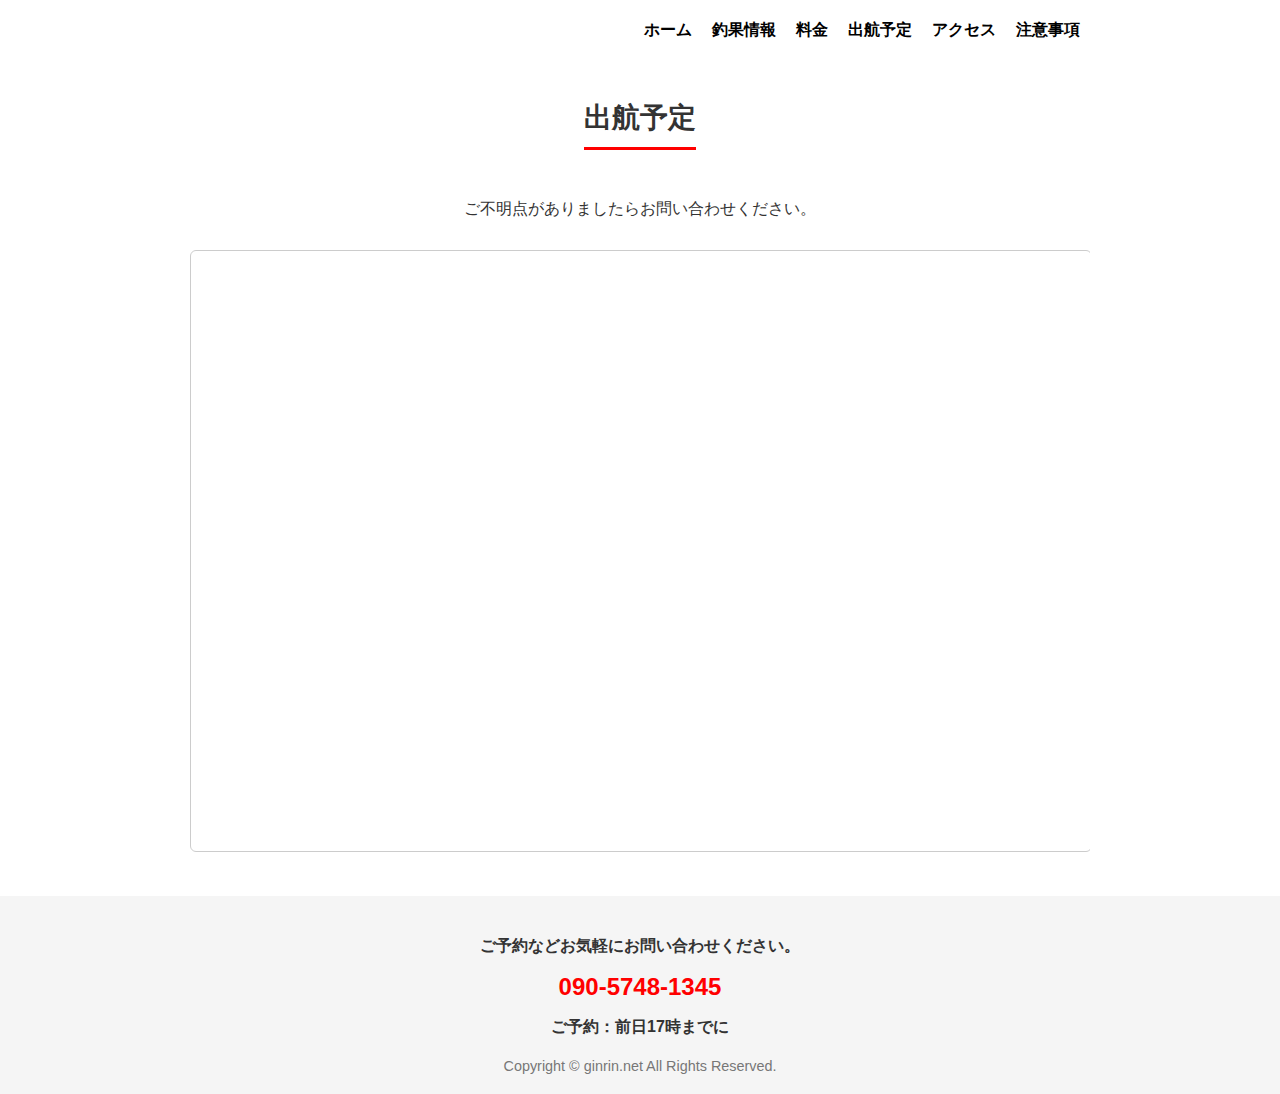
<file: schedule.html>
<!DOCTYPE html>
<html lang="ja">

<head>
    <meta charset="UTF-8" />
    <meta name="viewport" content="width=device-width, initial-scale=1.0" />
    <title>出航予定 | GINRIN</title>
    <link rel="stylesheet" href="css/style.css" />
    <style>
        .schedule-section {
            max-width: 900px;
            margin: 40px auto;
            padding: 0 20px;
            text-align: center;
        }

        .calendar-wrapper {
            margin-top: 30px;
            overflow-x: auto;
        }

        .calendar-wrapper iframe {
            width: 100%;
            max-width: 100%;
            height: 600px;
            border: 1px solid #ccc;
            border-radius: 6px;
        }
    </style>
</head>

<body>
    <!-- ナビゲーション -->
    <div id="site-nav"></div>

    <!-- メイン内容 -->
    <main class="schedule-section">
        <div class="subpage-title-wrapper">
            <h1 class="subpage-title">出航予定</h1>
        </div>

        <p>ご不明点がありましたらお問い合わせください。</p>

        <div class="calendar-wrapper">
            <iframe
                src="https://calendar.google.com/calendar/embed?src=yama3fc%40gmail.com&ctz=Asia%2FTokyo&showTitle=0&showCalendars=0&showTz=0"
                frameborder="0" scrolling="no" loading="lazy" allowfullscreen>
            </iframe>
        </div>
    </main>

    <!-- フッター -->
    <div id="site-footer"></div>

    <!-- 共通ナビとフッターの読み込み -->
    <script>
        fetch('nav.html')
            .then(res => res.text())
            .then(html => {
                document.getElementById('site-nav').innerHTML = html;
            });

        fetch('footer.html')
            .then(res => res.text())
            .then(html => {
                document.getElementById('site-footer').innerHTML = html;
            });
    </script>
</body>

</html>
</file>
<file: css/style.css>
/* ─────────────────────────────────────────────────────────────────────
   共通リセット & ベーススタイル
──────────────────────────────────────────────────────────────────── */
body {
    margin: 0;
    font-family: 'Arial', sans-serif;
    color: #333;
    background-color: #fff;
}

/* --- ナビゲーション --- */
.nav {
    position: absolute;
    top: 20px;
    right: 200px;
    z-index: 10;
}

.nav ul {
    list-style: none;
    margin: 0;
    padding: 0;
    display: flex;
    gap: 20px;
}

.nav a {
    position: relative;
    color: black;
    text-decoration: none;
    font-weight: bold;
    padding-bottom: 5px;
}

.nav a::after {
    content: "";
    position: absolute;
    left: 0;
    bottom: 0;
    height: 2px;
    width: 100%;
    background-color: black;
    transform: scaleX(0);
    transform-origin: left;
    transition: transform 0.4s ease;
}

.nav a:hover::after {
    transform: scaleX(1);
}

body.home .nav a {
    color: white;
    text-shadow: 1px 1px 2px rgba(0, 0, 0, 0.6);
}

/* ─────────────────────────────────────────────────────────────────────
   各種共通コンポーネント
──────────────────────────────────────────────────────────────────── */
/* サブページタイトル */
.subpage-title-wrapper {
    text-align: center;
    margin: 80px auto 30px;
}

.subpage-title {
    font-size: 28px;
    font-weight: bold;
    border-bottom: 3px solid red;
    display: inline-block;
    padding-bottom: 10px;
}

/* テーブル */
table {
    width: 100%;
    border-collapse: collapse;
    margin-bottom: 30px;
}

table th,
table td {
    border-bottom: 1px solid #ccc;
    text-align: left;
    padding: 8px 0;
}

/* 見出しボックス */
.red-box {
    background-color: red;
    color: white;
    padding: 10px;
    font-size: 18px;
    margin-bottom: 20px;
    text-align: center;
}

.blue-box {
    background-color: #00bbff;
    color: white;
    padding: 10px;
    font-size: 18px;
    margin-bottom: 20px;
    text-align: center;
}

/* 注意欄 */
.note-box,
.notice-list {
    background-color: #fff5f5;
    border: 1px solid red;
    padding: 20px;
    border-radius: 6px;
    font-size: 16px;
    line-height: 1.8;
    max-width: 800px;
    margin: 0 auto 40px;
    text-align: left;
}

.note-box ul,
.notice-list ul {
    list-style: disc;
    padding-left: 1.5em;
}

/* セクション共通 */
section {
    padding: 20px;
    text-align: center;
    max-width: 900px;
    margin: auto;
}

/* フッター */
footer {
    background: #f5f5f5;
    padding: 20px;
    text-align: center;
}

footer .contact {
    margin-top: 20px;
    font-weight: bold;
}

footer .contact strong {
    font-size: 1.5em;
    color: red;
}

footer .copyright {
    margin-top: 20px;
    font-size: 0.9em;
    color: #777;
}

/* Home 固有 */
section.instagram-section,
section.shop-info {
    max-width: none;
    width: 100%;
    margin: 0;
    padding: 25px 20px;
}

.instagram-section .section-wrapper,
.shop-info .section-wrapper {
    max-width: none;
    margin: 0 auto;
    padding: 0;
}

/* 画像スライダー */
.image-box.slider {
    display: flex;
    flex-wrap: wrap;
    justify-content: center;
    gap: 10px;
}

.image-box.slider .slide {
    flex: 1 1 45%;
    max-width: 45%;
    margin: 10px;
}

.image-box.slider .slide img {
    width: 100%;
    height: 300px;
    object-fit: cover;
    border-radius: 10px;
}

/* モバイル用ボトムナビ */
.bottom-nav {
    position: fixed;
    bottom: 0;
    left: 0;
    width: 100%;
    background-color: #fff;
    display: flex;
    justify-content: space-around;
    align-items: center;
    border-top: 1px solid #ccc;
    z-index: 999;
    padding: 5px 0;
}

.bottom-nav a {
    text-align: center;
    text-decoration: none;
    color: #d70000;
    font-size: 11px;
    display: flex;
    flex-direction: column;
    align-items: center;
    width: 100%;
}

.bottom-nav img {
    width: 24px;
    height: 24px;
    margin-bottom: 4px;
}

/* ─────────────────────────────────────────────────────────────────────
   レスポンシブ調整
──────────────────────────────────────────────────────────────────── */
/* スマホ向け（767px以下） */
@media (max-width: 767px) {

    /* 上部ナビを非表示 */
    .nav {
        display: none;
    }

    /* 下部ナビを表示 */
    .bottom-nav {
        display: flex;
    }

    /* スライダー画像を横並び＆スクロール可能に */
    .image-box.slider {
        flex-wrap: nowrap;
        overflow-x: auto;
    }

    .image-box.slider .slide {
        flex: 0 0 45%;
        max-width: 45%;
    }

    /* Hero セクションの高さ調整 */
    .hero {
        height: auto;
        padding: 60px 20px;
    }

    /* ④ ショップ情報エリア（.shop-info-inner）も縦並びに */
    .shop-info-inner {
        flex-direction: column !important;
        gap: 20px !important;
        text-align: center;
        /* 画像＋テキストを中央揃えに */
    }

    .shop-left,
    .shop-right {
        width: 100% !important;
        max-width: 100% !important;
        text-align: center !important;
    }

    .shop-left .shop-logo {
        width: 180px !important;
    }

    .shop-left .shop-details p {
        font-size: 14px !important;
    }

    .shop-right .shop-photo {
        width: 90% !important;
        max-width: 300px !important;
        margin: 0 auto;
    }
}

/* PC向け（768px以上） */
@media (min-width: 768px) {

    /* 上部ナビを表示 */
    .nav {
        display: block;
    }

    /* 下部ナビを非表示 */
    .bottom-nav {
        display: none;
    }
}
</file>
